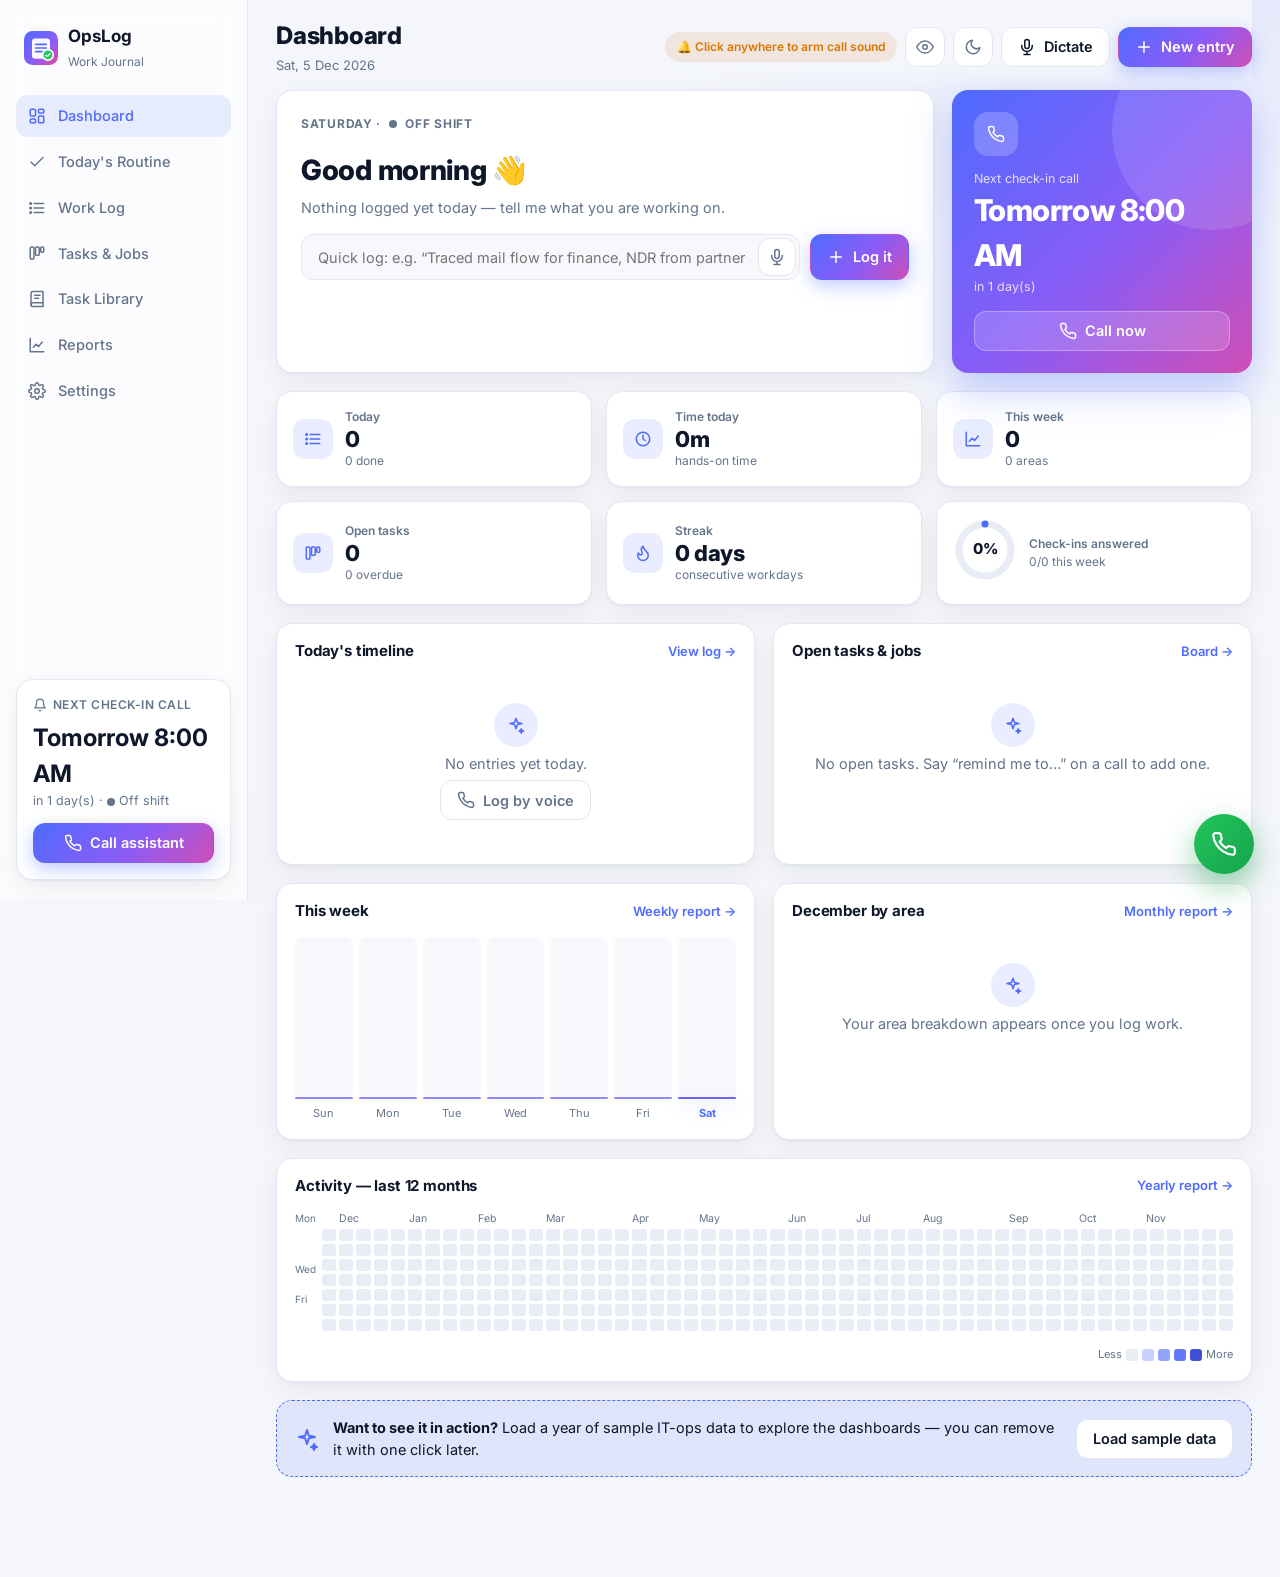
<file: index.html>
<!doctype html>
<html lang="en">
<head>
  <meta charset="utf-8" />
  <meta name="viewport" content="width=device-width, initial-scale=1, viewport-fit=cover" />
  <title>OpsLog — Work Journal</title>
  <meta name="description" content="Personal IT operations work journal with a voice check-in assistant, task board and daily to yearly reports." />
  <meta name="theme-color" content="#0b1020" />
  <link rel="manifest" href="manifest.webmanifest" />
  <link rel="icon" href="assets/icons/icon.svg" type="image/svg+xml" />
  <link rel="apple-touch-icon" href="assets/icons/icon-192.png" />
  <link rel="preconnect" href="https://fonts.googleapis.com" />
  <link rel="preconnect" href="https://fonts.gstatic.com" crossorigin />
  <link href="https://fonts.googleapis.com/css2?family=Inter:wght@400;500;600;700;800&family=JetBrains+Mono:wght@500&display=swap" rel="stylesheet" />
  <link rel="stylesheet" href="assets/css/app.css" />
  <script>
    // Apply theme before paint to avoid a flash.
    try { const s = JSON.parse(localStorage.getItem('opslog:settings:v1') || '{}'); if (s.theme && s.theme !== 'system') document.documentElement.dataset.theme = s.theme; } catch (e) {}
  </script>
</head>
<body>
  <div class="app">
    <aside class="sidebar" aria-label="Main navigation">
      <a class="brand" href="#/dashboard">
        <img src="assets/icons/icon.svg" alt="" width="34" height="34" />
        <span><strong>OpsLog</strong><small>Work Journal</small></span>
      </a>
      <nav class="nav" id="nav"></nav>
      <div class="side-card" id="sideNext"></div>
    </aside>

    <main class="main">
      <header class="topbar">
        <div class="topbar-title">
          <h1 id="pageTitle">Dashboard</h1>
          <p id="pageSub" class="muted"></p>
        </div>
        <div class="topbar-actions">
          <span class="arm-pill" id="armPill" title="Browsers only allow sound after you interact with the page once">🔔 Click anywhere to arm call sound</span>
          <button class="icon-btn" id="btnShowcase" title="Showcase mode (mask emails &amp; IPs)"></button>
          <button class="icon-btn" id="btnTheme" title="Toggle theme"></button>
          <button class="btn btn-ghost hide-sm" id="btnQuickVoice" title="Dictate an entry"></button>
          <button class="btn btn-primary" id="btnNew"></button>
        </div>
      </header>
      <section id="view" class="view" tabindex="-1"></section>
    </main>
  </div>

  <nav class="bottom-nav" id="bottomNav" aria-label="Mobile navigation"></nav>

  <button class="fab" id="fabCall" title="Call your assistant" aria-label="Call your assistant"></button>

  <!-- Entry editor -->
  <dialog id="editor" class="modal">
    <form method="dialog" id="editorForm" class="modal-card">
      <header class="modal-head">
        <h2 id="editorTitle">New entry</h2>
        <button type="button" class="icon-btn" data-close aria-label="Close"></button>
      </header>
      <div class="modal-body">
        <label class="field full">
          <span>What did you do? <small class="muted">— type or dictate; it's auto-categorised</small></span>
          <div class="input-mic">
            <textarea id="fDetails" rows="3" placeholder="e.g. Reset MFA for a student and revoked sessions, took 10 mins, INC123456"></textarea>
            <button type="button" class="icon-btn mic-btn" id="fMic" title="Dictate"></button>
          </div>
        </label>
        <label class="field full"><span>Title</span><input id="fTitle" required maxlength="140" /></label>
        <div class="grid-3">
          <label class="field"><span>Area</span><select id="fCategory"></select></label>
          <label class="field"><span>Type</span>
            <select id="fType"><option value="entry">Entry (work done)</option><option value="task">Task (to do)</option><option value="job">Job / project</option></select></label>
          <label class="field"><span>Status</span>
            <select id="fStatus"><option value="done">Done</option><option value="in-progress">In progress</option><option value="open">Open</option><option value="blocked">Blocked</option></select></label>
          <label class="field"><span>Priority</span>
            <select id="fPriority"><option value="low">Low</option><option value="normal">Normal</option><option value="high">High</option><option value="critical">Critical</option></select></label>
          <label class="field"><span>Time spent (min)</span><input id="fMinutes" type="number" min="0" step="5" inputmode="numeric" /></label>
          <label class="field"><span>Ticket / ref</span><input id="fTicket" placeholder="INC0012345" /></label>
          <label class="field"><span>Campus</span><select id="fLocation"></select></label>
          <label class="field"><span>When</span><input id="fWhen" type="datetime-local" /></label>
          <label class="field"><span>Due (tasks)</span><input id="fDue" type="date" /></label>
          <label class="field"><span>Tags</span><input id="fTags" placeholder="vip, outage" /></label>
        </div>
      </div>
      <footer class="modal-foot">
        <button type="button" class="btn btn-danger-ghost" id="fDelete">Delete</button>
        <span class="spacer"></span>
        <button type="button" class="btn btn-ghost" data-close>Cancel</button>
        <button type="submit" class="btn btn-primary" id="fSave">Save</button>
      </footer>
    </form>
  </dialog>

  <!-- Report modal (wrap-up) -->
  <dialog id="wrapup" class="modal">
    <div class="modal-card wide">
      <header class="modal-head"><h2 id="wrapTitle">Wrap-up</h2><button type="button" class="icon-btn" data-close aria-label="Close"></button></header>
      <div class="modal-body" id="wrapBody"></div>
    </div>
  </dialog>

  <!-- Task library: PowerShell script -->
  <dialog id="scriptDlg" class="modal">
    <div class="modal-card wide">
      <header class="modal-head"><h2 id="scriptTitle">Script</h2><button type="button" class="icon-btn" data-close aria-label="Close"></button></header>
      <div class="modal-body" id="scriptBody"></div>
    </div>
  </dialog>

  <!-- Task library: custom template -->
  <dialog id="tplDlg" class="modal">
    <form id="tplForm" class="modal-card">
      <header class="modal-head"><h2 id="tplTitle">New template</h2><button type="button" class="icon-btn" data-close aria-label="Close"></button></header>
      <div class="modal-body">
        <label class="field full"><span>Task</span><input id="tText" required maxlength="200" placeholder="e.g. Check the Teams Room in the boardroom before the weekly meeting" /></label>
        <div class="grid-3">
          <label class="field"><span>Area</span><select id="tArea"></select></label>
          <label class="field"><span>Cadence</span><select id="tCad"><option value="d">Daily</option><option value="w">Weekly</option><option value="m">Monthly</option><option value="x">On demand</option></select></label>
          <label class="field" id="tDayWrap"><span>Weekday</span><select id="tDay"></select></label>
          <label class="field" id="tWinWrap"><span>Monthly window</span><select id="tWin"></select></label>
          <label class="field"><span>Priority</span><select id="tPri"><option value="critical">Critical</option><option value="high">High</option><option value="medium">Medium</option><option value="low">Low</option></select></label>
          <label class="field"><span>Campus</span><select id="tLoc"></select></label>
        </div>
        <label class="field full"><span>PowerShell script <small class="muted">(optional, shown with a copy button)</small></span><textarea id="tScript" rows="5" class="mono" placeholder="Import-Module ActiveDirectory"></textarea></label>
      </div>
      <footer class="modal-foot">
        <button type="button" class="btn btn-danger-ghost" id="tDelete">Delete</button>
        <span class="spacer"></span>
        <button type="button" class="btn btn-ghost" data-close>Cancel</button>
        <button type="submit" class="btn btn-primary">Save template</button>
      </footer>
    </form>
  </dialog>

  <!-- Package builder -->
  <dialog id="pkgDlg" class="modal">
    <form id="pkgForm" class="modal-card wide">
      <header class="modal-head"><h2 id="pkgTitle">New package</h2><button type="button" class="icon-btn" data-close aria-label="Close"></button></header>
      <div class="modal-body">
        <label class="field full"><span>Package name</span><input id="pName" maxlength="80" placeholder="e.g. Sunday morning sweep" /></label>
        <fieldset class="field full modes">
          <legend>When should it be assigned?</legend>
          <label><input type="radio" name="pMode" value="cadence" /> <span><b>Routine</b> — follow each task’s own schedule (daily / weekday / monthly window)</span></label>
          <label><input type="radio" name="pMode" value="days" /> <span><b>On selected days</b> — assign every task in the package</span></label>
          <label><input type="radio" name="pMode" value="manual" /> <span><b>Manual</b> — only when I run it (or ask Ava)</span></label>
        </fieldset>
        <div class="days" id="pDays"></div>
        <label class="field check" id="pAutoWrap"><input type="checkbox" id="pAuto" /><span>Assign automatically on working days</span></label>
        <div class="pp-head"><label class="search sm"><input id="pQ" placeholder="Filter tasks" aria-label="Filter tasks" /></label><span class="muted small" id="pCount"></span></div>
        <div class="pp-list" id="pList"></div>
      </div>
      <footer class="modal-foot">
        <button type="button" class="btn btn-danger-ghost" id="pDelete">Delete</button>
        <span class="spacer"></span>
        <button type="button" class="btn btn-ghost" data-close>Cancel</button>
        <button type="submit" class="btn btn-primary">Save package</button>
      </footer>
    </form>
  </dialog>

  <!-- Incoming / active call -->
  <div id="call" class="call hidden" role="dialog" aria-modal="true" aria-labelledby="callTitle" data-phase="ringing">
    <div class="call-bg"></div>
    <div class="call-card">
      <div class="call-top"><span id="callStatus">Incoming call…</span><span id="callTimer" class="mono"></span></div>
      <div class="caller">
        <div class="avatar-wrap"><span class="pulse"></span><span class="pulse p2"></span><div class="avatar">
          <svg viewBox="0 0 64 64" width="56" height="56" aria-hidden="true"><defs><linearGradient id="ag" x1="0" x2="1" y1="0" y2="1"><stop offset="0" stop-color="#7dd3fc"/><stop offset="1" stop-color="#a78bfa"/></linearGradient></defs><circle cx="32" cy="32" r="30" fill="url(#ag)"/><path d="M18 34a14 14 0 0 1 28 0" fill="none" stroke="#0b1020" stroke-width="4" stroke-linecap="round"/><rect x="13" y="32" width="8" height="12" rx="3" fill="#0b1020"/><rect x="43" y="32" width="8" height="12" rx="3" fill="#0b1020"/><path d="M47 44c0 5-6 7-11 7" fill="none" stroke="#0b1020" stroke-width="3" stroke-linecap="round"/></svg>
        </div></div>
        <h2 id="callTitle">Ava · OpsLog Assistant</h2>
        <p id="callSub" class="call-sub">Work check-in</p>
        <div class="wave" aria-hidden="true"><i></i><i></i><i></i><i></i><i></i><i></i><i></i></div>
      </div>
      <div class="call-convo" id="callConvo" aria-live="polite"></div>
      <div class="call-live" id="callLive"></div>
      <div class="call-picker" id="callPicker" hidden></div>
      <form class="call-form" id="callForm" autocomplete="off">
        <input id="callText" placeholder="Type your update and press Enter…" aria-label="Type your update" />
        <button class="icon-btn" type="submit" aria-label="Send" id="callSend"></button>
      </form>
      <div class="call-actions ring-actions">
        <div class="act"><button class="round red" id="btnDecline" aria-label="Decline"></button><span>Decline</span></div>
        <div class="act"><button class="round grey" id="btnSnooze" aria-label="Snooze 10 minutes"></button><span>10 min</span></div>
        <div class="act"><button class="round green shake" id="btnAnswer" aria-label="Answer"></button><span>Answer</span></div>
      </div>
      <div class="call-actions active-actions">
        <div class="act"><button class="round grey" id="btnMic" aria-label="Toggle microphone"></button><span>Mic</span></div>
        <div class="act"><button class="round grey" id="btnKeyboard" aria-label="Keyboard"></button><span>Type</span></div>
        <div class="act"><button class="round red" id="btnEnd" aria-label="End call"></button><span>End</span></div>
      </div>
    </div>
  </div>

  <div id="toasts" class="toasts" aria-live="polite"></div>

  <script src="assets/js/util.js"></script>
  <script src="assets/js/categories.js"></script>
  <script src="assets/js/store.js"></script>
  <script src="assets/js/parser.js"></script>
  <script src="assets/js/voice.js"></script>
  <script src="assets/js/reports.js"></script>
  <script src="assets/js/charts.js"></script>
  <script src="assets/js/agent.js"></script>
  <script src="assets/js/library.js"></script>
  <script src="assets/js/demo.js"></script>
  <script src="assets/js/library-ui.js"></script>
  <script src="assets/js/app.js"></script>
</body>
</html>
</file>
<file: assets/css/app.css>
/* OpsLog — modern UI. Tokens first, then layout, components, call screen, print. */
:root {
  --bg: #f4f6fb;
  --bg-2: #eef1f8;
  --surface: #ffffff;
  --surface-2: #f7f8fc;
  --border: #e3e7f0;
  --text: #0f172a;
  --muted: #64748b;
  --track: #e8ecf4;
  --accent: #4f6bff;
  --accent-2: #8b5cf6;
  --accent-soft: rgba(79, 107, 255, .12);
  --ok: #16a34a;
  --warn: #d97706;
  --danger: #dc2626;
  --shadow: 0 1px 2px rgba(15, 23, 42, .04), 0 8px 24px rgba(15, 23, 42, .06);
  --radius: 16px;
  --radius-sm: 10px;
  --grad: linear-gradient(135deg, #4f6bff 0%, #8b5cf6 55%, #ec4899 120%);
  --font: 'Inter', system-ui, -apple-system, 'Segoe UI', Roboto, sans-serif;
  --mono: 'JetBrains Mono', ui-monospace, 'Cascadia Code', Consolas, monospace;
  --hm0: #e8ecf4; --hm1: #c7d2fe; --hm2: #93a5fb; --hm3: #6378fb; --hm4: #3f4fd8;
  color-scheme: light;
}
@media (prefers-color-scheme: dark) {
  :root:not([data-theme="light"]) {
    --bg: #070b16; --bg-2: #0b1020; --surface: #0f1629; --surface-2: #131c33; --border: #1e2943;
    --text: #e6ebf5; --muted: #8b97b1; --track: #1b2540; --accent: #7088ff; --accent-soft: rgba(112, 136, 255, .16);
    --shadow: 0 1px 2px rgba(0, 0, 0, .3), 0 12px 32px rgba(0, 0, 0, .35);
    --hm0: #151e36; --hm1: #24336b; --hm2: #3548a8; --hm3: #556fe6; --hm4: #8fa2ff;
    color-scheme: dark;
  }
}
:root[data-theme="dark"] {
  --bg: #070b16; --bg-2: #0b1020; --surface: #0f1629; --surface-2: #131c33; --border: #1e2943;
  --text: #e6ebf5; --muted: #8b97b1; --track: #1b2540; --accent: #7088ff; --accent-soft: rgba(112, 136, 255, .16);
  --shadow: 0 1px 2px rgba(0, 0, 0, .3), 0 12px 32px rgba(0, 0, 0, .35);
  --hm0: #151e36; --hm1: #24336b; --hm2: #3548a8; --hm3: #556fe6; --hm4: #8fa2ff;
  color-scheme: dark;
}

* { box-sizing: border-box; }
html, body { margin: 0; }
body {
  font-family: var(--font); color: var(--text); background: var(--bg);
  background-image: radial-gradient(1200px 600px at 100% -10%, var(--accent-soft), transparent 60%), radial-gradient(900px 500px at -10% 110%, rgba(236, 72, 153, .07), transparent 60%);
  background-attachment: fixed; font-size: 14.5px; line-height: 1.5; -webkit-font-smoothing: antialiased;
}
a { color: var(--accent); text-decoration: none; }
h1, h2, h3, h4 { margin: 0; letter-spacing: -.01em; }
button, input, select, textarea { font: inherit; color: inherit; }
.muted { color: var(--muted); }
.small { font-size: 12.5px; }
.mono { font-family: var(--mono); font-size: .92em; }
.ico { width: 18px; height: 18px; flex: none; }
.hidden, [hidden] { display: none !important; }
.spacer { flex: 1; }
:focus-visible { outline: 2px solid var(--accent); outline-offset: 2px; border-radius: 6px; }

/* ---------- layout ---------- */
.app { display: grid; grid-template-columns: 248px 1fr; min-height: 100vh; }
.sidebar {
  position: sticky; top: 0; height: 100vh; padding: 20px 16px; display: flex; flex-direction: column; gap: 20px;
  border-right: 1px solid var(--border); background: color-mix(in srgb, var(--surface) 70%, transparent); backdrop-filter: blur(14px);
}
.brand { display: flex; align-items: center; gap: 10px; color: var(--text); padding: 4px 8px; }
.brand strong { display: block; font-size: 17px; }
.brand small { color: var(--muted); font-size: 12px; }
.nav { display: flex; flex-direction: column; gap: 4px; }
.nav a { display: flex; align-items: center; gap: 12px; padding: 10px 12px; border-radius: 12px; color: var(--muted); font-weight: 500; transition: .15s; }
.nav a:hover { background: var(--surface-2); color: var(--text); }
.nav a.active { background: var(--accent-soft); color: var(--accent); }
.side-card { margin-top: auto; padding: 16px; border-radius: var(--radius); background: var(--surface); border: 1px solid var(--border); box-shadow: var(--shadow); }
.sn-label { display: flex; gap: 6px; align-items: center; color: var(--muted); font-size: 12px; font-weight: 600; text-transform: uppercase; letter-spacing: .04em; }
.sn-label .ico { width: 14px; height: 14px; }
.sn-big { font-size: 24px; font-weight: 700; margin: 6px 0 0; }
.sn-small { color: var(--muted); font-size: 12.5px; margin-bottom: 12px; display: flex; align-items: center; gap: 4px; flex-wrap: wrap; }
.dot-status { display: inline-block; width: 8px; height: 8px; border-radius: 50%; background: var(--muted); }
.dot-status.on { background: #22c55e; box-shadow: 0 0 0 3px rgba(34, 197, 94, .2); }

.main { min-width: 0; padding: 0 28px 100px; }
.topbar { position: sticky; top: 0; z-index: 20; display: flex; align-items: center; gap: 16px; padding: 18px 0 14px; background: linear-gradient(var(--bg) 70%, transparent); }
.topbar-title { flex: 1; min-width: 0; }
.topbar-title h1 { font-size: 24px; font-weight: 800; }
.topbar-title p { margin: 2px 0 0; font-size: 13px; white-space: nowrap; overflow: hidden; text-overflow: ellipsis; }
.topbar-actions { display: flex; gap: 8px; align-items: center; }
.view { outline: none; display: flex; flex-direction: column; gap: 18px; animation: fade .25s ease; }
@keyframes fade { from { opacity: 0; transform: translateY(4px); } to { opacity: 1; transform: none; } }

.arm-pill { padding: 6px 12px; border-radius: 999px; font-size: 12px; font-weight: 600; color: var(--warn); background: color-mix(in srgb, var(--warn) 12%, transparent); white-space: nowrap; }
.audio-ok .arm-pill { display: none; }
@media (max-width: 1080px) { .arm-pill { display: none; } }

/* ---------- buttons ---------- */
.btn { display: inline-flex; align-items: center; justify-content: center; gap: 8px; height: 40px; padding: 0 16px; border-radius: 12px; border: 1px solid transparent; cursor: pointer; font-weight: 600; white-space: nowrap; transition: .15s; }
.btn.sm { height: 34px; padding: 0 12px; font-size: 13px; }
.btn.block { width: 100%; }
.btn-primary { background: var(--grad); color: #fff; box-shadow: 0 6px 18px rgba(79, 107, 255, .35); }
.btn-primary:hover { filter: brightness(1.07); transform: translateY(-1px); }
.btn-ghost { background: var(--surface); border-color: var(--border); }
.btn-ghost:hover { border-color: var(--accent); color: var(--accent); }
.btn-ghost:disabled { opacity: .5; cursor: default; color: var(--muted); border-color: var(--border); }
.btn-danger-ghost { background: transparent; border-color: color-mix(in srgb, var(--danger) 40%, transparent); color: var(--danger); }
.btn-danger-ghost:hover { background: color-mix(in srgb, var(--danger) 10%, transparent); }
.btn-glass { background: rgba(255, 255, 255, .16); color: #fff; border-color: rgba(255, 255, 255, .3); backdrop-filter: blur(6px); }
.btn-glass:hover { background: rgba(255, 255, 255, .26); }
.icon-btn { display: inline-grid; place-items: center; width: 40px; height: 40px; border-radius: 12px; border: 1px solid var(--border); background: var(--surface); cursor: pointer; color: var(--muted); transition: .15s; }
.icon-btn:hover { color: var(--accent); border-color: var(--accent); }
.icon-btn.sm { width: 32px; height: 32px; border-radius: 9px; }
.icon-btn.active { color: var(--accent); background: var(--accent-soft); border-color: transparent; }
.icon-btn.ok:hover { color: var(--ok); border-color: var(--ok); }
.link-btn { background: none; border: 0; color: var(--accent); cursor: pointer; font-weight: 600; font-size: 13px; padding: 0; }
.btn-row { display: flex; gap: 10px; flex-wrap: wrap; margin-top: 14px; }
.mic-btn.rec { color: #fff; background: var(--danger); border-color: var(--danger); animation: pulse-rec 1.2s infinite; }
@keyframes pulse-rec { 50% { box-shadow: 0 0 0 8px rgba(220, 38, 38, .15); } }

/* ---------- cards ---------- */
.card { background: var(--surface); border: 1px solid var(--border); border-radius: var(--radius); box-shadow: var(--shadow); min-width: 0; }
.card-head { display: flex; align-items: center; justify-content: space-between; gap: 12px; padding: 16px 18px 0; }
.card-head h3 { font-size: 15px; font-weight: 700; }
.card-body { padding: 14px 18px 18px; }
.grid-2 { display: grid; grid-template-columns: repeat(2, minmax(0, 1fr)); gap: 18px; }
.grid-3 { display: grid; grid-template-columns: repeat(3, minmax(0, 1fr)); gap: 14px; }
.empty { display: grid; justify-items: center; gap: 6px; padding: 26px 10px; text-align: center; color: var(--muted); }
.empty p { margin: 0; }
.empty-ico { width: 44px; height: 44px; display: grid; place-items: center; border-radius: 50%; background: var(--accent-soft); color: var(--accent); }

.chip { display: inline-flex; align-items: center; gap: 6px; padding: 2px 9px; border-radius: 999px; font-size: 12px; font-weight: 600; color: var(--cat); background: color-mix(in srgb, var(--cat) 14%, transparent); white-space: nowrap; }
.chip::before { content: ''; width: 6px; height: 6px; border-radius: 50%; background: var(--cat); }
.badge { display: inline-block; padding: 1px 8px; border-radius: 6px; font-size: 11.5px; font-weight: 600; background: var(--surface-2); border: 1px solid var(--border); color: var(--muted); text-transform: capitalize; }
.badge-critical { background: rgba(220, 38, 38, .12); color: #ef4444; border-color: transparent; }
.badge-high { background: rgba(217, 119, 6, .14); color: #f59e0b; border-color: transparent; }
.st-open { color: #3b82f6; } .st-in-progress { color: #8b5cf6; } .st-blocked { color: #ef4444; } .st-done { color: #16a34a; } .st-skipped { color: var(--muted); }
.badge.st-open { background: rgba(59, 130, 246, .12); border-color: transparent; }
.badge.st-in-progress { background: rgba(139, 92, 246, .12); border-color: transparent; }
.badge.st-blocked { background: rgba(239, 68, 68, .12); border-color: transparent; }
.badge.st-done { background: rgba(22, 163, 74, .12); border-color: transparent; }
.meta { display: inline-flex; align-items: center; gap: 4px; color: var(--muted); font-size: 12px; }
.meta .ico { width: 13px; height: 13px; }
.meta.overdue { color: var(--danger); font-weight: 600; }
.dot { display: inline-block; width: 9px; height: 9px; border-radius: 3px; margin-right: 8px; flex: none; }

/* ---------- hero ---------- */
.hero { display: grid; grid-template-columns: 1fr 300px; gap: 18px; }
.hero-main { padding: 24px; border-radius: var(--radius); background: var(--surface); border: 1px solid var(--border); box-shadow: var(--shadow); }
.hero-main h2 { font-size: 28px; font-weight: 800; margin: 4px 0 6px; }
.hero-main > p { margin: 0 0 16px; }
.eyebrow { margin: 0; display: flex; align-items: center; gap: 8px; color: var(--muted); font-size: 12px; font-weight: 700; text-transform: uppercase; letter-spacing: .06em; }
.hero-call { position: relative; overflow: hidden; display: flex; flex-direction: column; justify-content: space-between; gap: 14px; padding: 22px; border-radius: var(--radius); color: #fff; background: var(--grad); box-shadow: 0 16px 40px rgba(79, 107, 255, .35); }
.hero-call::after { content: ''; position: absolute; right: -60px; top: -60px; width: 200px; height: 200px; border-radius: 50%; background: rgba(255, 255, 255, .12); }
.hero-call .muted { color: rgba(255, 255, 255, .8); }
.hc-ring { width: 44px; height: 44px; display: grid; place-items: center; border-radius: 14px; background: rgba(255, 255, 255, .2); }
.hc-time { font-size: 30px; font-weight: 800; letter-spacing: -.02em; }
.quick { display: flex; gap: 10px; }
.quick.wide { max-width: none; }
.quick-input { flex: 1; position: relative; display: flex; }
.quick-input input { flex: 1; height: 46px; padding: 0 52px 0 16px; border-radius: 12px; border: 1px solid var(--border); background: var(--surface-2); outline: none; transition: .15s; min-width: 0; }
.quick-input input:focus { border-color: var(--accent); box-shadow: 0 0 0 4px var(--accent-soft); }
.quick-input .mic-btn { position: absolute; right: 4px; top: 4px; width: 38px; height: 38px; }
.quick .btn { height: 46px; }
.quick-preview { display: flex; flex-wrap: wrap; gap: 8px; margin-top: 10px; min-height: 4px; }
.pv { display: inline-flex; gap: 8px; align-items: center; padding: 6px 10px; border-radius: 10px; background: var(--surface-2); border: 1px dashed var(--border); font-size: 13px; max-width: 100%; }
.pv > span:nth-child(2) { overflow: hidden; text-overflow: ellipsis; white-space: nowrap; }

/* ---------- KPIs ---------- */
.kpis { display: grid; grid-template-columns: repeat(6, minmax(0, 1fr)); gap: 14px; }
.kpis.small { grid-template-columns: repeat(3, 1fr); margin: 14px 0; }
.kpi { display: flex; gap: 12px; align-items: center; padding: 16px; border-radius: var(--radius); background: var(--surface); border: 1px solid var(--border); box-shadow: var(--shadow); min-width: 0; }
.kpi-ico { width: 40px; height: 40px; display: grid; place-items: center; border-radius: 12px; background: var(--accent-soft); color: var(--accent); flex: none; }
.kpi-label { color: var(--muted); font-size: 12px; font-weight: 600; }
.kpi-val { font-size: 22px; font-weight: 800; letter-spacing: -.02em; line-height: 1.2; }
.kpi-sub { color: var(--muted); font-size: 12px; white-space: nowrap; overflow: hidden; text-overflow: ellipsis; }
.kpi-ring { flex: none; }
.ring-txt { font-size: 15px; font-weight: 800; fill: var(--text); }

/* ---------- rows / timeline ---------- */
.timeline, .list-card { display: flex; flex-direction: column; }
.timeline { max-height: 440px; overflow: auto; margin: -6px -8px; padding: 0 8px; }
.log-card .timeline { max-height: none; }
.row-item { display: grid; grid-template-columns: 64px 12px 1fr auto; gap: 12px; align-items: start; padding: 11px 6px; border-bottom: 1px solid var(--border); }
.list-card .row-item { padding: 12px 16px; }
.row-item:last-child { border-bottom: 0; }
.ri-time { color: var(--muted); font-size: 12px; padding-top: 2px; line-height: 1.35; }
.ri-dot { width: 10px; height: 10px; margin-top: 6px; border-radius: 50%; background: var(--cat); box-shadow: 0 0 0 4px color-mix(in srgb, var(--cat) 18%, transparent); }
.ri-title { font-weight: 600; overflow-wrap: anywhere; }
.ri-meta { display: flex; flex-wrap: wrap; gap: 6px 8px; align-items: center; margin-top: 5px; }
.ri-actions { opacity: .5; transition: .15s; }
.row-item:hover .ri-actions { opacity: 1; }
.day-group h4 { margin: 18px 4px 8px; font-size: 14px; }
.day-group:first-of-type h4 { margin-top: 4px; }

/* ---------- tasks ---------- */
.task-list { display: flex; flex-direction: column; gap: 10px; }
.task-card { padding: 12px 12px 10px 14px; border-radius: 12px; background: var(--surface-2); border: 1px solid var(--border); border-left: 3px solid var(--cat); cursor: grab; transition: .15s; }
.task-card:hover { border-color: color-mix(in srgb, var(--cat) 50%, var(--border)); border-left-color: var(--cat); transform: translateY(-1px); }
.task-card.dragging { opacity: .4; }
.tc-top { display: flex; flex-wrap: wrap; gap: 6px; }
.tc-title { font-weight: 600; margin: 8px 0; cursor: pointer; overflow-wrap: anywhere; }
.tc-foot { display: flex; align-items: center; justify-content: space-between; }
.board { display: grid; grid-template-columns: repeat(4, minmax(220px, 1fr)); gap: 14px; overflow-x: auto; padding-bottom: 6px; }
.col { background: color-mix(in srgb, var(--surface) 60%, transparent); border: 1px solid var(--border); border-radius: var(--radius); padding: 12px; min-height: 300px; transition: .15s; }
.col.over { border-color: var(--accent); background: var(--accent-soft); }
.col-head { display: flex; justify-content: space-between; align-items: center; margin-bottom: 12px; }
.col-head .badge { font-size: 12.5px; padding: 3px 10px; }
.col-body { display: flex; flex-direction: column; gap: 10px; }
.col-empty { padding: 24px; text-align: center; color: var(--muted); border: 1px dashed var(--border); border-radius: 12px; font-size: 13px; }

/* ---------- toolbar ---------- */
.toolbar { display: flex; flex-wrap: wrap; gap: 10px; }
.toolbar select, .field input, .field select, .field textarea, .sched-row input {
  height: 40px; padding: 0 12px; border-radius: 10px; border: 1px solid var(--border); background: var(--surface); outline: none; min-width: 0;
}
.toolbar select:focus, .field input:focus, .field select:focus, .field textarea:focus { border-color: var(--accent); box-shadow: 0 0 0 3px var(--accent-soft); }
.search { flex: 1 1 260px; display: flex; align-items: center; gap: 8px; height: 40px; padding: 0 12px; border-radius: 10px; border: 1px solid var(--border); background: var(--surface); color: var(--muted); }
.search input { flex: 1; border: 0; background: none; outline: none; color: var(--text); min-width: 0; }

/* ---------- charts ---------- */
.donut-wrap { display: flex; gap: 22px; align-items: center; }
.donut { flex: none; }
.donut-num { font-size: 30px; font-weight: 800; fill: var(--text); }
.donut-sub { font-size: 12px; fill: var(--muted); }
.legend { list-style: none; margin: 0; padding: 0; flex: 1; display: grid; gap: 7px; min-width: 0; }
.legend li { display: flex; align-items: center; font-size: 13px; }
.lg-label { flex: 1; white-space: nowrap; overflow: hidden; text-overflow: ellipsis; }
.lg-val { font-weight: 700; } .lg-val small { color: var(--muted); font-weight: 500; margin-left: 4px; }
.bars { display: flex; gap: 6px; align-items: stretch; height: calc(var(--h) + 24px); }
.bar-col { flex: 1; display: flex; flex-direction: column; gap: 6px; min-width: 0; }
.bar-track { flex: 1; display: flex; align-items: flex-end; border-radius: 8px; background: var(--surface-2); }
.bar { position: relative; width: 100%; min-height: 2px; border-radius: 8px; background: linear-gradient(180deg, var(--accent-2), var(--accent)); opacity: .75; transition: height .4s cubic-bezier(.2, .8, .2, 1); }
.bar-col.hl .bar { opacity: 1; box-shadow: 0 6px 16px rgba(79, 107, 255, .35); }
.bar-col:hover .bar { opacity: 1; }
.bar-val { position: absolute; top: -18px; left: 0; right: 0; text-align: center; font-size: 11px; font-weight: 700; color: var(--muted); }
.bars.dense .bar-val { display: none; }
.bar-label { text-align: center; font-size: 11px; color: var(--muted); white-space: nowrap; overflow: hidden; height: 16px; }
.bar-col.hl .bar-label { color: var(--accent); font-weight: 700; }
.hbars { display: grid; gap: 12px; }
.hbar-head { display: flex; justify-content: space-between; font-size: 13px; margin-bottom: 5px; gap: 10px; }
.hbar-head > span:first-child { display: flex; align-items: center; min-width: 0; }
.hbar-track { height: 8px; border-radius: 99px; background: var(--track); overflow: hidden; }
.hbar { height: 100%; border-radius: 99px; transition: width .5s; }
.heatmap { display: flex; gap: 6px; overflow-x: auto; padding-bottom: 4px; }
.hm-days { display: grid; grid-template-rows: 18px repeat(7, 1fr); gap: 3px; font-size: 10px; color: var(--muted); }
.hm-days span:first-child { grid-row: 2; }
.hm-days { grid-template-rows: 18px repeat(7, 12px); }
.hm-main { flex: 1; min-width: 640px; }
.hm-months { display: grid; height: 18px; font-size: 10.5px; color: var(--muted); }
.hm-grid { display: grid; grid-auto-flow: column; grid-auto-columns: 1fr; gap: 3px; }
.hm-col { display: grid; grid-template-rows: repeat(7, 12px); gap: 3px; }
.hm-cell { display: block; border-radius: 3px; background: var(--hm0); min-width: 10px; height: 12px; }
.hm-cell.empty { background: transparent; }
.hm-cell.l1 { background: var(--hm1); } .hm-cell.l2 { background: var(--hm2); } .hm-cell.l3 { background: var(--hm3); } .hm-cell.l4 { background: var(--hm4); }
.hm-legend { display: flex; gap: 4px; align-items: center; justify-content: flex-end; font-size: 11px; color: var(--muted); margin-top: 8px; }
.hm-legend .hm-cell { width: 12px; min-width: 12px; }

.banner { display: flex; gap: 14px; align-items: center; padding: 16px 18px; border-radius: var(--radius); border: 1px dashed var(--accent); background: var(--accent-soft); }
.banner > .ico { color: var(--accent); width: 24px; height: 24px; }
.banner > div { flex: 1; }

/* ---------- reports ---------- */
.report-bar { display: flex; flex-wrap: wrap; gap: 12px; align-items: center; }
.seg { display: inline-flex; padding: 4px; border-radius: 12px; background: var(--surface); border: 1px solid var(--border); }
.seg button { border: 0; background: none; padding: 7px 14px; border-radius: 9px; cursor: pointer; font-weight: 600; color: var(--muted); }
.seg button.on { background: var(--accent); color: #fff; box-shadow: 0 4px 12px rgba(79, 107, 255, .35); }
.pager { display: flex; gap: 6px; align-items: center; }
.report-actions { display: flex; gap: 8px; flex-wrap: wrap; margin-left: auto; }
.report { display: flex; flex-direction: column; gap: 18px; }
.report-head h2 { font-size: 26px; font-weight: 800; margin-top: 2px; }
.report-head p.muted { margin: 4px 0 0; }
.narrative { display: flex; gap: 12px; padding: 16px 18px; border-radius: var(--radius); background: linear-gradient(135deg, var(--accent-soft), rgba(236, 72, 153, .07)); border: 1px solid var(--border); }
.narrative .ico { color: var(--accent); width: 22px; height: 22px; margin-top: 2px; }
.narrative p { margin: 0; font-size: 15px; }
.status-row { display: grid; grid-template-columns: repeat(auto-fit, minmax(96px, 1fr)); gap: 10px; }
.status-pill { padding: 12px; border-radius: 12px; background: var(--surface-2); border: 1px solid var(--border); text-align: center; }
.status-pill b { display: block; font-size: 22px; }
.status-pill span { font-size: 12px; color: var(--muted); }
.sub-h { margin: 18px 0 8px; font-size: 13px; color: var(--muted); text-transform: uppercase; letter-spacing: .05em; }
.mini-list { display: grid; gap: 8px; font-size: 13.5px; }

/* ---------- settings ---------- */
.settings { display: flex; flex-direction: column; gap: 18px; }
.field { display: flex; flex-direction: column; gap: 6px; font-size: 13px; font-weight: 600; min-width: 0; }
.field > span { color: var(--muted); }
.field.full { grid-column: 1 / -1; }
.field.check { flex-direction: row; align-items: center; gap: 10px; font-weight: 500; }
.field.check input { width: 18px; height: 18px; accent-color: var(--accent); flex: none; }
.field.check span { color: var(--text); }
.field textarea { height: auto; padding: 10px 46px 10px 12px; resize: vertical; line-height: 1.5; width: 100%; }
.input-mic { position: relative; }
.input-mic .mic-btn { position: absolute; right: 6px; top: 6px; width: 34px; height: 34px; }
.sched-row { display: flex; flex-wrap: wrap; gap: 12px; align-items: center; padding: 12px; border-radius: 12px; border: 1px solid var(--border); background: var(--surface-2); margin-bottom: 10px; }
.sched-row label { display: flex; align-items: center; gap: 6px; font-size: 13px; color: var(--muted); }
.days { display: flex; gap: 4px; flex-wrap: wrap; }
.day { width: 44px; height: 32px; border-radius: 8px; border: 1px solid var(--border); background: var(--surface); cursor: pointer; font-size: 12px; font-weight: 600; color: var(--muted); }
.day.on { background: var(--accent); border-color: var(--accent); color: #fff; }
.week-preview { display: grid; grid-template-columns: repeat(7, 1fr); gap: 8px; margin: 16px 0 8px; }
.wp { display: flex; flex-direction: column; align-items: center; padding: 10px 4px; border-radius: 12px; border: 1px solid var(--border); color: var(--muted); font-size: 12px; text-align: center; }
.wp.on { background: var(--accent-soft); border-color: transparent; color: var(--text); }
.wp b { font-size: 13px; } .wp small { font-size: 10.5px; color: var(--muted); }
.code { padding: 12px 14px; border-radius: 10px; background: var(--bg-2); border: 1px solid var(--border); font-family: var(--mono); font-size: 12.5px; overflow-x: auto; white-space: pre; }

/* ---------- modal ---------- */
dialog.modal { border: 0; padding: 0; background: transparent; color: var(--text); max-width: min(760px, calc(100vw - 24px)); width: 100%; }
dialog.modal::backdrop { background: rgba(5, 8, 20, .55); backdrop-filter: blur(4px); }
dialog[open] .modal-card { animation: pop .2s ease; }
@keyframes pop { from { opacity: 0; transform: scale(.97) translateY(6px); } }
.modal-card { background: var(--surface); border: 1px solid var(--border); border-radius: 20px; box-shadow: 0 30px 80px rgba(0, 0, 0, .35); max-height: calc(100vh - 40px); display: flex; flex-direction: column; }
.modal-head { display: flex; justify-content: space-between; align-items: center; padding: 18px 20px; border-bottom: 1px solid var(--border); }
.modal-head h2 { font-size: 18px; }
.modal-body { padding: 18px 20px; overflow: auto; display: grid; gap: 14px; }
.modal-foot { display: flex; gap: 10px; padding: 14px 20px; border-top: 1px solid var(--border); }

/* ---------- toasts ---------- */
.toasts { position: fixed; z-index: 200; bottom: 24px; left: 50%; transform: translateX(-50%); display: grid; gap: 8px; justify-items: center; pointer-events: none; }
.toast { padding: 10px 16px; border-radius: 12px; background: #111827; color: #fff; font-weight: 500; font-size: 13.5px; box-shadow: 0 10px 30px rgba(0, 0, 0, .3); opacity: 0; transform: translateY(10px); transition: .25s; max-width: min(520px, calc(100vw - 32px)); }
.toast.show { opacity: 1; transform: none; }
.toast-success { background: #065f46; } .toast-error { background: #991b1b; } .toast-warn { background: #92400e; }

/* ---------- FAB ---------- */
.fab { position: fixed; z-index: 30; right: 26px; bottom: 26px; width: 60px; height: 60px; border-radius: 50%; border: 0; cursor: pointer; color: #fff; background: linear-gradient(135deg, #22c55e, #16a34a); box-shadow: 0 12px 30px rgba(22, 163, 74, .45); display: grid; place-items: center; transition: .2s; }
.fab:hover { transform: scale(1.06) rotate(-8deg); }
.fab .ico { width: 26px; height: 26px; }

/* ---------- CALL SCREEN ---------- */
.call { position: fixed; inset: 0; z-index: 100; display: grid; place-items: center; padding: 16px; }
.call-bg { position: absolute; inset: 0; background: radial-gradient(800px 500px at 50% 0%, rgba(112, 136, 255, .45), transparent 60%), radial-gradient(600px 400px at 80% 100%, rgba(236, 72, 153, .3), transparent 60%), rgba(5, 8, 20, .92); backdrop-filter: blur(16px); animation: fade .3s; }
.call-card { position: relative; width: min(440px, 100%); height: min(820px, calc(100vh - 32px)); display: flex; flex-direction: column; padding: 22px 22px 26px; border-radius: 36px; color: #fff; background: linear-gradient(180deg, rgba(20, 28, 54, .85), rgba(10, 14, 30, .95)); border: 1px solid rgba(255, 255, 255, .1); box-shadow: 0 40px 120px rgba(0, 0, 0, .6); animation: pop .3s ease; }
.call-top { display: flex; justify-content: space-between; font-size: 13px; color: rgba(255, 255, 255, .7); font-weight: 600; }
.caller { text-align: center; padding: 18px 0 6px; transition: .3s; }
.call h2 { font-size: 22px; font-weight: 700; margin-top: 16px; }
.call-sub { margin: 4px 0 0; color: rgba(255, 255, 255, .65); font-size: 14px; }
.avatar-wrap { position: relative; width: 120px; height: 120px; margin: 18px auto 0; display: grid; place-items: center; transition: .3s; }
.avatar { position: relative; z-index: 1; width: 100px; height: 100px; border-radius: 50%; display: grid; place-items: center; background: rgba(255, 255, 255, .08); border: 1px solid rgba(255, 255, 255, .15); }
.pulse { position: absolute; inset: 10px; border-radius: 50%; border: 2px solid rgba(125, 211, 252, .6); animation: ripple 2s infinite ease-out; }
.pulse.p2 { animation-delay: 1s; }
@keyframes ripple { from { transform: scale(1); opacity: .9; } to { transform: scale(1.7); opacity: 0; } }
.call[data-phase="active"] .pulse { animation-duration: 3s; border-color: rgba(167, 139, 250, .35); }
.call[data-phase="active"] .caller { padding-top: 4px; }
.call[data-phase="active"] .avatar-wrap { width: 76px; height: 76px; margin-top: 4px; }
.call[data-phase="active"] .avatar { width: 64px; height: 64px; }
.call[data-phase="active"] .avatar svg { width: 40px; height: 40px; }
.call[data-phase="active"] h2 { font-size: 17px; margin-top: 8px; }
.wave { display: none; justify-content: center; gap: 4px; height: 22px; margin-top: 10px; align-items: center; }
.wave i { width: 4px; height: 6px; border-radius: 3px; background: #7dd3fc; }
.call.listening .wave { display: flex; }
.call.listening .wave i { animation: wave 1s infinite ease-in-out; }
.wave i:nth-child(2) { animation-delay: .1s !important; } .wave i:nth-child(3) { animation-delay: .2s !important; } .wave i:nth-child(4) { animation-delay: .3s !important; } .wave i:nth-child(5) { animation-delay: .4s !important; } .wave i:nth-child(6) { animation-delay: .5s !important; } .wave i:nth-child(7) { animation-delay: .6s !important; }
@keyframes wave { 50% { height: 22px; background: #a78bfa; } }
.call-convo { flex: 1; overflow-y: auto; display: none; flex-direction: column; gap: 10px; padding: 14px 2px; scroll-behavior: smooth; }
.call[data-phase="active"] .call-convo { display: flex; }
.bubble { max-width: 86%; padding: 10px 14px; border-radius: 18px; font-size: 14px; line-height: 1.45; animation: pop .2s; }
.bubble.agent { align-self: flex-start; background: rgba(255, 255, 255, .1); border-bottom-left-radius: 6px; }
.bubble.user { align-self: flex-end; background: linear-gradient(135deg, #4f6bff, #8b5cf6); border-bottom-right-radius: 6px; }
.bubble.saved { align-self: center; max-width: 100%; width: 100%; padding: 0; background: none; }
.saved-card { display: grid; gap: 4px; padding: 10px 12px; border-radius: 14px; background: rgba(34, 197, 94, .1); border: 1px solid rgba(34, 197, 94, .3); position: relative; }
.saved-card .chip { justify-self: start; color: #fff; background: color-mix(in srgb, var(--cat) 40%, transparent); }
.saved-card .chip::before { background: #fff; }
.saved-card small { color: rgba(255, 255, 255, .65); }
.saved-card .link-btn { position: absolute; right: 12px; top: 10px; color: #a5b4fc; }
.call-live { min-height: 0; max-height: 0; overflow: hidden; color: rgba(255, 255, 255, .8); font-style: italic; font-size: 14px; transition: .2s; text-align: center; }
.call-live.show { max-height: 120px; min-height: 24px; padding: 6px 0; }
.call-form { display: none; gap: 8px; margin: 8px 0 4px; }
.call-form.show { display: flex; }
.call[data-phase="ringing"] .call-form { display: none; }
.call-form input { flex: 1; height: 44px; border-radius: 22px; border: 1px solid rgba(255, 255, 255, .2); background: rgba(255, 255, 255, .08); padding: 0 16px; color: #fff; outline: none; min-width: 0; }
.call-form input::placeholder { color: rgba(255, 255, 255, .5); }
.call-form .icon-btn { border-radius: 50%; width: 44px; height: 44px; background: #4f6bff; border: 0; color: #fff; }
.call-actions { display: none; justify-content: space-around; padding-top: 14px; }
.call[data-phase="ringing"] .ring-actions { display: flex; margin-top: auto; }
.call[data-phase="active"] .active-actions { display: flex; }
.act { display: grid; justify-items: center; gap: 8px; font-size: 12.5px; color: rgba(255, 255, 255, .75); }
.round { width: 66px; height: 66px; border-radius: 50%; border: 0; display: grid; place-items: center; cursor: pointer; color: #fff; transition: .15s; }
.round .ico { width: 28px; height: 28px; }
.round:hover { transform: scale(1.06); }
.round.green { background: #22c55e; box-shadow: 0 10px 30px rgba(34, 197, 94, .5); }
.round.red { background: #ef4444; box-shadow: 0 10px 30px rgba(239, 68, 68, .45); }
.round.grey { background: rgba(255, 255, 255, .14); }
.round.grey.off { background: #fff; color: #0f172a; }
.round.shake { animation: shake 1.3s infinite; }
@keyframes shake { 0%, 50%, 100% { transform: rotate(0); } 5%, 15%, 25%, 35% { transform: rotate(-14deg); } 10%, 20%, 30%, 40% { transform: rotate(14deg); } }
.call.listening .round.grey:not(.off)#btnMic { background: #22c55e; }
body.in-call { overflow: hidden; }

/* ---------- mobile ---------- */
.bottom-nav { display: none; }
@media (max-width: 1280px) { .kpis { grid-template-columns: repeat(3, minmax(0, 1fr)); } }
@media (max-width: 1080px) {
  .grid-2 { grid-template-columns: 1fr; }
  .hero { grid-template-columns: 1fr; }
  .hero-call { flex-direction: row; align-items: center; flex-wrap: wrap; }
}
@media (max-width: 860px) {
  .app { grid-template-columns: 1fr; }
  .sidebar { display: none; }
  .main { padding: 0 16px 120px; }
  .bottom-nav { display: flex; position: fixed; z-index: 40; left: 0; right: 0; bottom: 0; padding: 6px 6px calc(6px + env(safe-area-inset-bottom)); background: color-mix(in srgb, var(--surface) 88%, transparent); backdrop-filter: blur(14px); border-top: 1px solid var(--border); }
  .bottom-nav a { flex: 1; display: flex; flex-direction: column; align-items: center; gap: 2px; padding: 6px 0; font-size: 10.5px; color: var(--muted); border-radius: 10px; }
  .bottom-nav a.active { color: var(--accent); }
  .bottom-nav a span { white-space: nowrap; }
  .fab { bottom: calc(80px + env(safe-area-inset-bottom)); right: 16px; width: 54px; height: 54px; }
  .grid-3 { grid-template-columns: 1fr 1fr; }
  .board { grid-template-columns: repeat(4, minmax(240px, 80vw)); scroll-snap-type: x mandatory; }
  .col { scroll-snap-align: start; }
  .hide-sm { display: none !important; }
  .report-actions { margin-left: 0; }
  .week-preview { grid-template-columns: repeat(4, 1fr); }
}
@media (max-width: 560px) {
  .kpis { grid-template-columns: repeat(2, minmax(0, 1fr)); }
  .kpi { padding: 12px; } .kpi-ico { display: none; } .kpi-val { font-size: 19px; }
  .grid-3 { grid-template-columns: 1fr; }
  .quick { flex-direction: column; }
  .hero-main { padding: 18px; } .hero-main h2 { font-size: 23px; }
  .donut-wrap { flex-direction: column; align-items: stretch; } .donut { align-self: center; }
  .status-row { grid-template-columns: repeat(2, 1fr); }
  .hide-xs { display: none; }
  .topbar-title h1 { font-size: 20px; }
  .row-item { grid-template-columns: 52px 10px 1fr auto; gap: 8px; }
  .call { padding: 0; }
  .call-card { height: 100%; width: 100%; border-radius: 0; }
  .modal-card { max-height: calc(100vh - 16px); }
}


/* ---------- Task Library ---------- */
.badge.loc { background: color-mix(in srgb, var(--accent) 12%, transparent); color: var(--accent); border-color: transparent; text-transform: none; }
.badge.due { background: rgba(217, 119, 6, .14); color: var(--warn); border-color: transparent; text-transform: none; }
.badge.mono { font-family: var(--mono); text-transform: none; letter-spacing: 0; }
.badge[class*="cad-"] { text-transform: none; }
.cad-daily { color: #3b82f6; } .cad-weekly { color: #8b5cf6; } .cad-monthly { color: #0d9488; }
.chips { display: flex; flex-wrap: wrap; gap: 6px; }
.fchip { height: 30px; padding: 0 12px; border-radius: 999px; border: 1px solid var(--border); background: var(--surface); color: var(--muted); font-weight: 600; font-size: 12.5px; cursor: pointer; }
.fchip:hover { border-color: var(--accent); color: var(--accent); }
.fchip.on { background: var(--accent); border-color: var(--accent); color: #fff; }
.search.sm { flex: none; height: 36px; }
.lib-tabs { align-self: flex-start; }
.lib-tabs button { display: inline-flex; align-items: center; gap: 6px; }
.lib-tabs .ico { width: 16px; height: 16px; }
.lib { display: grid; grid-template-columns: 290px minmax(0, 1fr); gap: 18px; align-items: start; }
.lib-areas { position: sticky; top: 84px; padding: 12px; display: flex; flex-direction: column; gap: 10px; max-height: calc(100vh - 100px); }
.area-list { display: flex; flex-direction: column; gap: 2px; overflow-y: auto; margin: 0 -4px; padding: 0 4px; }
.area-sep { margin: 10px 8px 4px; font-size: 11px; font-weight: 700; color: var(--muted); text-transform: uppercase; letter-spacing: .06em; }
.area-btn { display: flex; align-items: center; gap: 8px; width: 100%; padding: 8px 10px; border: 0; border-radius: 10px; background: none; color: var(--text); text-align: left; cursor: pointer; font-size: 13.5px; }
.area-btn .ico { width: 15px; height: 15px; color: var(--muted); }
.area-btn .dot { margin: 0; }
.area-btn:hover { background: var(--surface-2); }
.area-btn.on { background: var(--accent-soft); color: var(--accent); font-weight: 600; }
.ab-name { flex: 1; min-width: 0; white-space: nowrap; overflow: hidden; text-overflow: ellipsis; }
.ab-count { font-size: 12px; color: var(--muted); font-variant-numeric: tabular-nums; }
.lib-main { display: flex; flex-direction: column; gap: 14px; min-width: 0; padding-bottom: 70px; }
.area-head { padding: 16px 18px; display: grid; gap: 6px; }
.area-head p { margin: 0; max-width: 80ch; }
.ah-title { display: flex; align-items: center; gap: 10px; flex-wrap: wrap; }
.ah-title h2 { font-size: 19px; }
.ah-title .dot { margin: 0; width: 12px; height: 12px; }
.lib-filters { display: flex; flex-wrap: wrap; gap: 10px; align-items: center; }
.lib-filters select { height: 34px; padding: 0 10px; border-radius: 10px; border: 1px solid var(--border); background: var(--surface); }
.tpl-group { display: flex; flex-direction: column; gap: 8px; }
.tpl-group-h { display: flex; align-items: center; font-size: 14px; margin-top: 4px; }
.tpl-list { overflow: hidden; }
.tpl-row { display: grid; grid-template-columns: auto minmax(0, 1fr) auto; gap: 12px; align-items: center; padding: 12px 14px; border-bottom: 1px solid var(--border); border-left: 3px solid transparent; transition: background .12s; }
.tpl-row:last-child { border-bottom: 0; }
.tpl-row:hover { background: var(--surface-2); }
.tpl-row.sel { background: var(--accent-soft); border-left-color: var(--cat); }
.tpl-row input[type="checkbox"] { width: 18px; height: 18px; accent-color: var(--accent); }
.tpl-main { display: grid; gap: 6px; cursor: pointer; min-width: 0; }
.tpl-top { display: flex; flex-wrap: wrap; gap: 6px; align-items: center; }
.tpl-title { font-weight: 600; overflow-wrap: anywhere; }
.tpl-actions { display: flex; gap: 6px; align-items: center; }
.sel-bar { position: fixed; z-index: 35; left: 50%; bottom: 24px; transform: translate(-50%, 140%); display: flex; flex-wrap: wrap; align-items: center; gap: 10px; padding: 10px 14px; border-radius: 16px; background: var(--surface); border: 1px solid var(--border); box-shadow: 0 18px 50px rgba(0, 0, 0, .3); transition: transform .25s; max-width: calc(100vw - 32px); }
.sel-bar.show { transform: translate(-50%, 0); }
body:has(.sel-bar.show) .toasts { bottom: 96px; }
.sel-bar select { height: 34px; padding: 0 10px; border-radius: 10px; border: 1px solid var(--border); background: var(--surface); max-width: 220px; }
.pkg-head { display: flex; flex-wrap: wrap; gap: 12px 24px; align-items: center; justify-content: space-between; }
.pkg-head p { margin: 0; max-width: 75ch; flex: 1 1 360px; }
.pkg-head .btn-row { margin: 0; align-items: center; }
.pkg-grid { display: grid; grid-template-columns: repeat(auto-fill, minmax(320px, 1fr)); gap: 16px; }
.pkg { padding: 16px 18px; display: flex; flex-direction: column; gap: 12px; }
.pkg .btn-row { margin-top: auto; }
.pkg-top { display: flex; justify-content: space-between; gap: 10px; align-items: flex-start; }
.pkg-top h3 { font-size: 15.5px; }
.pkg-top p { margin: 3px 0 0; }
.pkg-stats { display: flex; flex-wrap: wrap; gap: 6px 16px; font-size: 13px; font-variant-numeric: tabular-nums; }
.pkg-ids { display: flex; flex-wrap: wrap; gap: 5px; align-items: center; }
.switch { display: inline-flex; align-items: center; gap: 8px; cursor: pointer; font-size: 12px; font-weight: 700; color: var(--muted); flex: none; }
.switch input { position: absolute; opacity: 0; width: 1px; height: 1px; }
.switch span { width: 38px; height: 22px; border-radius: 99px; background: var(--track); position: relative; transition: .2s; }
.switch span::after { content: ''; position: absolute; left: 3px; top: 3px; width: 16px; height: 16px; border-radius: 50%; background: #fff; box-shadow: 0 1px 3px rgba(0, 0, 0, .3); transition: .2s; }
.switch input:checked + span { background: #22c55e; }
.switch input:checked + span::after { transform: translateX(16px); }
.switch input:focus-visible + span { outline: 2px solid var(--accent); outline-offset: 2px; }
.switch em { font-style: normal; }
.modes { border: 0; padding: 0; margin: 0; display: grid; gap: 8px; }
.modes legend { color: var(--muted); margin-bottom: 6px; }
.modes label { display: flex; gap: 10px; align-items: flex-start; font-weight: 500; padding: 10px 12px; border: 1px solid var(--border); border-radius: 12px; cursor: pointer; }
.modes label:has(input:checked) { border-color: var(--accent); background: var(--accent-soft); }
.modes input { margin-top: 3px; accent-color: var(--accent); height: auto; width: auto; flex: none; }
.pp-head { display: flex; justify-content: space-between; align-items: center; gap: 10px; }
.pp-head .search { flex: 1; max-width: 320px; }
.pp-list { max-height: 44vh; overflow: auto; border: 1px solid var(--border); border-radius: 12px; }
.pp-group { border-bottom: 1px solid var(--border); }
.pp-group:last-child { border-bottom: 0; }
.pp-area { display: flex; align-items: center; gap: 8px; padding: 10px 12px; font-weight: 700; background: var(--surface-2); position: sticky; top: 0; cursor: pointer; }
.pp-area .dot { margin: 0; }
.pp-item { display: grid; grid-template-columns: auto auto minmax(0, 1fr) auto; gap: 10px; align-items: center; padding: 8px 12px 8px 28px; font-size: 13px; cursor: pointer; }
.pp-item:hover { background: var(--surface-2); }
.pp-t { overflow: hidden; text-overflow: ellipsis; white-space: nowrap; }
.pp-list input, .pp-area input { accent-color: var(--accent); width: 16px; height: 16px; }

/* Today's routine (dashboard) */
.progress { height: 8px; border-radius: 99px; background: var(--track); overflow: hidden; margin-bottom: 12px; }
.progress span { display: block; height: 100%; border-radius: 99px; background: linear-gradient(90deg, var(--accent), #22c55e); transition: width .4s; }
.focus-card .chips { margin-bottom: 10px; }
.focus-list { display: grid; grid-template-columns: repeat(2, minmax(0, 1fr)); gap: 2px 18px; max-height: 360px; overflow: auto; }
.focus-row { display: grid; grid-template-columns: auto auto minmax(0, 1fr) auto; gap: 10px; align-items: center; padding: 8px 4px; border-bottom: 1px solid var(--border); }
.fr-title { cursor: pointer; font-weight: 500; overflow: hidden; text-overflow: ellipsis; white-space: nowrap; }
.fr-meta { display: flex; gap: 4px; }
.focus-row.is-done .fr-title { color: var(--muted); text-decoration: line-through; }
.tick { width: 24px; height: 24px; border-radius: 7px; border: 2px solid color-mix(in srgb, var(--cat) 70%, var(--border)); background: transparent; display: grid; place-items: center; cursor: pointer; color: transparent; padding: 0; }
.tick .ico { width: 14px; height: 14px; }
.tick:hover { color: var(--muted); }
.tick[aria-pressed="true"] { background: #22c55e; border-color: #22c55e; color: #fff; }

/* Ava's pick-from-menu panel (call screen, always dark) */
.call-picker { max-height: 42%; overflow-y: auto; display: flex; flex-direction: column; gap: 8px; padding: 10px; margin: 6px 0 2px; border-radius: 18px; background: rgba(255, 255, 255, .06); border: 1px solid rgba(255, 255, 255, .1); animation: pop .2s; }
.call-picker[hidden] { display: none; }
.pk-hint { margin: 0; color: rgba(255, 255, 255, .6); font-size: 12.5px; }
.pk-chips { display: flex; flex-wrap: wrap; gap: 6px; align-items: center; }
.pk-title { font-weight: 700; font-size: 13px; color: #fff; margin: 0 4px; }
.pk-chip { display: inline-flex; align-items: center; gap: 6px; min-height: 32px; padding: 0 12px; border-radius: 999px; border: 1px solid rgba(255, 255, 255, .18); background: rgba(255, 255, 255, .08); color: #fff; font-size: 13px; font-weight: 600; cursor: pointer; }
.pk-chip:hover { background: rgba(255, 255, 255, .16); }
.pk-chip .ico { width: 15px; height: 15px; }
.pk-chip b { background: rgba(255, 255, 255, .18); border-radius: 99px; padding: 0 7px; font-size: 11.5px; }
.pk-chip.ghost { background: transparent; color: rgba(255, 255, 255, .75); }
.pk-chip .dot { margin: 0; }
.pk-list { display: flex; flex-direction: column; gap: 2px; }
.pk-item { display: grid; grid-template-columns: auto auto minmax(0, 1fr); gap: 4px 8px; align-items: center; padding: 8px; border-radius: 10px; color: #fff; font-size: 13px; cursor: pointer; text-align: left; }
.pk-item:hover { background: rgba(255, 255, 255, .08); }
.pk-item input { width: 16px; height: 16px; accent-color: #22c55e; }
.pk-item .badge { color: #c7d2fe; background: rgba(255, 255, 255, .1); border-color: transparent; }
.pk-t { min-width: 0; overflow-wrap: anywhere; display: grid; }
.pk-m { grid-column: 3; color: rgba(255, 255, 255, .55); font-size: 11.5px; }
.pk-item.row { grid-template-columns: auto minmax(0, 1fr) auto auto; }
.pk-item.row .pk-m { grid-column: auto; }
.btn-like { border: 0; background: none; width: 100%; font: inherit; }
.btn-like .ico { color: #22c55e; }
.pk-actions { display: flex; gap: 8px; position: sticky; bottom: -10px; padding: 8px 0 2px; background: linear-gradient(transparent, rgba(16, 22, 44, .95) 30%); }
.pk-btn { height: 36px; padding: 0 14px; border-radius: 12px; border: 1px solid rgba(255, 255, 255, .2); background: rgba(255, 255, 255, .08); color: #fff; font-weight: 700; font-size: 13px; cursor: pointer; }
.pk-btn.primary { background: #22c55e; border-color: #22c55e; }
.pk-btn:disabled { opacity: .4; cursor: default; }

@media (max-width: 1080px) {
  .focus-list { grid-template-columns: 1fr; }
}
@media (max-width: 860px) {
  .lib { grid-template-columns: 1fr; }
  .lib-areas { position: static; max-height: none; }
  .area-list { flex-direction: row; overflow-x: auto; padding-bottom: 4px; }
  .area-btn { width: auto; flex: none; border: 1px solid var(--border); }
  .area-sep { display: none; }
  .sel-bar { bottom: calc(76px + env(safe-area-inset-bottom)); }
  .bottom-nav a span { font-size: 10px; }
}
@media (max-width: 560px) {
  .tpl-row { grid-template-columns: auto minmax(0, 1fr); }
  .tpl-actions { grid-column: 2; }
  .pkg-grid { grid-template-columns: 1fr; }
  .pp-item { grid-template-columns: auto auto minmax(0, 1fr); padding-left: 14px; }
  .pp-item .muted { display: none; }
  .focus-row { grid-template-columns: auto auto minmax(0, 1fr); }
  .fr-meta { grid-column: 3; }
}


/* Today's Routine page */
.nav a { position: relative; }
.nav-badge { margin-left: auto; min-width: 22px; height: 20px; padding: 0 6px; border-radius: 99px; background: var(--accent); color: #fff; font-size: 11px; font-weight: 700; display: inline-grid; place-items: center; font-variant-numeric: tabular-nums; }
.bottom-nav .nav-badge { position: absolute; top: 2px; left: 50%; margin-left: 6px; min-width: 18px; height: 16px; font-size: 10px; padding: 0 4px; }
.routine-head { display: flex; flex-wrap: wrap; gap: 18px 28px; align-items: center; padding: 18px 20px; }
.rh-progress { flex: 1 1 320px; min-width: 0; }
.rh-top { display: flex; justify-content: space-between; gap: 12px; flex-wrap: wrap; margin-bottom: 8px; font-size: 15px; }
.progress.big { height: 12px; margin: 0; }
.rh-stats { display: flex; gap: 10px; flex-wrap: wrap; }
.rh-stat { min-width: 86px; padding: 10px 12px; border-radius: 12px; background: var(--surface-2); border: 1px solid var(--border); display: grid; text-align: center; }
.rh-stat b { font-size: 20px; font-variant-numeric: tabular-nums; }
.rh-stat span { font-size: 11.5px; color: var(--muted); }
.pr-critical { --pr: #ef4444; } .pr-high { --pr: #f59e0b; } .pr-normal { --pr: #3b82f6; } .pr-low { --pr: #94a3b8; }
.rh-stat b { color: var(--pr); }
.routine-bar { align-items: center; }
.btn-confirm { border-color: var(--warn) !important; color: var(--warn) !important; }
.pr-group { display: flex; flex-direction: column; gap: 8px; }
.pr-group h4 { display: flex; align-items: center; gap: 8px; font-size: 14px; }
.pr-dot { width: 10px; height: 10px; border-radius: 50%; background: var(--pr); }
.focus-list.single { grid-template-columns: 1fr; max-height: none; overflow: visible; gap: 0; }
.focus-list.single .focus-row { padding: 10px 16px; border-left: 3px solid var(--pr, transparent); }
.focus-list.single .focus-row:last-child { border-bottom: 0; }
.focus-list.single .fr-title { white-space: normal; }
@media (max-width: 560px) {
  .rh-stat { min-width: 0; flex: 1; padding: 8px; }
  .focus-list.single .focus-row { padding: 10px 12px; }
  .fr-meta { flex-wrap: wrap; }
}

/* ---------- print (Reports → Print / PDF) ---------- */
@media print {
  :root { --bg: #fff; --surface: #fff; --surface-2: #f7f8fc; --border: #dde3ee; --text: #0f172a; --muted: #555; --shadow: none; }
  body { background: #fff; }
  .sidebar, .topbar, .bottom-nav, .fab, .no-print, .toasts, .ri-actions { display: none !important; }
  .app { display: block; } .main { padding: 0; }
  .grid-2 { grid-template-columns: 1fr 1fr; }
  .kpis { grid-template-columns: repeat(3, 1fr); }
  .card, .kpi { break-inside: avoid; }
  .timeline { max-height: none; overflow: visible; }
  .bar, .hbar, .hm-cell, .chip, .badge { -webkit-print-color-adjust: exact; print-color-adjust: exact; }
}
@media (prefers-reduced-motion: reduce) { *, *::before, *::after { animation: none !important; transition: none !important; } }
</file>
